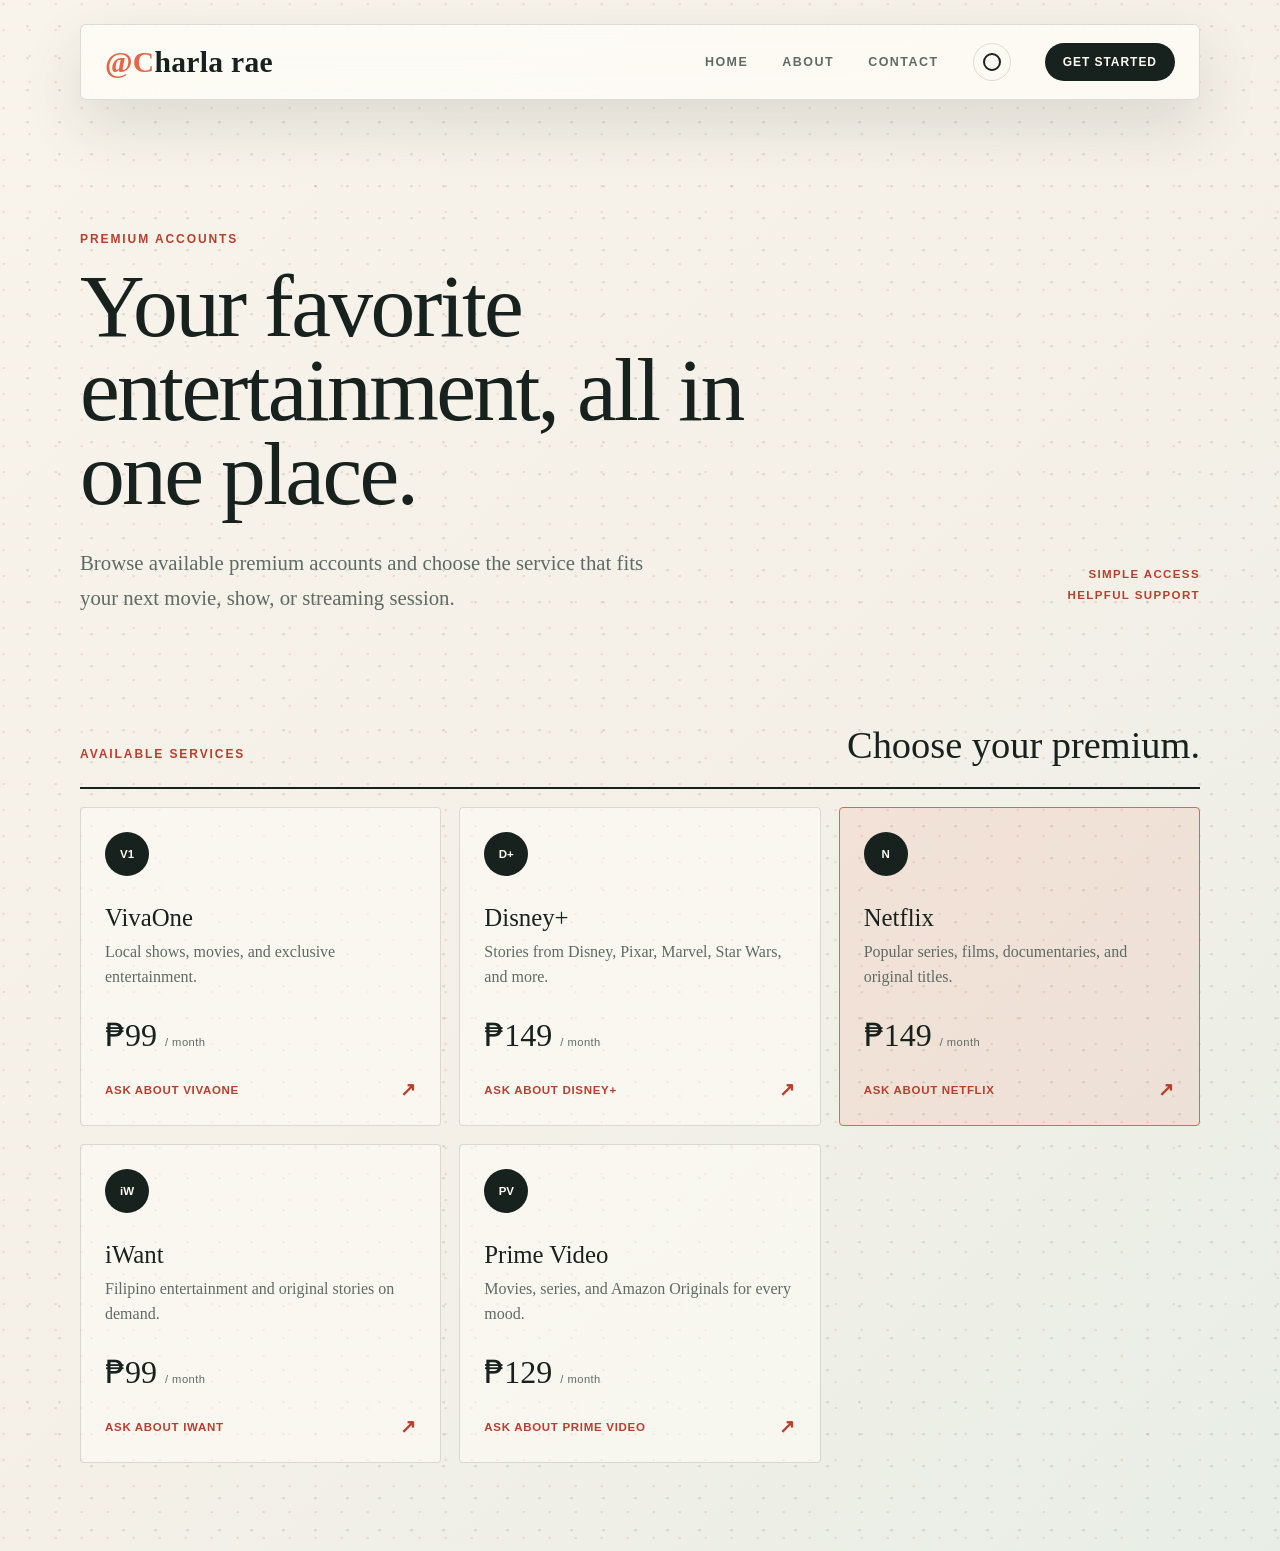
<file: index.html>
<!DOCTYPE html>
<html lang="en">

<head>
    <meta charset="UTF-8">
    <meta name="viewport" content="width=device-width, initial-scale=1.0">
    <title>@Charla rae</title>
    <link rel="stylesheet" href="style.css">
</head>

<body>
    <nav aria-label="Main navigation">
        <h1>@Charla rae</h1>
        <div class="links">
            <a href="index.html" aria-current="page">Home</a>
            <a href="about.html">About</a>
            <a href="contact.html">Contact</a>
        </div>
        <button id="theme-toggle" class="theme-toggle" type="button" aria-label="Switch to dark mode"
            aria-pressed="false"></button>
        <a class="menu-toggle" href="contact.html">Get Started</a>
    </nav>

    <main class="home-page">
        <section class="shop-hero" aria-labelledby="hero-title">
            <div>
                <p class="eyebrow">Premium accounts</p>
                <h2 id="hero-title">Your favorite entertainment, all in one place.</h2>
                <p class="intro-copy">
                    Browse available premium accounts and choose the service that fits your next movie, show, or
                    streaming session.
                </p>
            </div>
            <span class="hero-note">Simple access<br>Helpful support</span>
        </section>

        <section class="pricing-section" aria-labelledby="pricing-title">
            <div class="section-heading">
                <p class="eyebrow">Available services</p>
                <h2 id="pricing-title">Choose your premium.</h2>
            </div>

            <div class="pricing-grid">
                <article class="price-card">
                    <span class="service-mark">V1</span>
                    <h3>VivaOne</h3>
                    <p>Local shows, movies, and exclusive entertainment.</p>
                    <strong class="price">₱99 <small>/ month</small></strong>
                    <a class="price-link" href="contact.html">Ask about VivaOne <span aria-hidden="true">↗</span></a>
                </article>
                <article class="price-card">
                    <span class="service-mark">D+</span>
                    <h3>Disney+</h3>
                    <p>Stories from Disney, Pixar, Marvel, Star Wars, and more.</p>
                    <strong class="price">₱149 <small>/ month</small></strong>
                    <a class="price-link" href="contact.html">Ask about Disney+ <span aria-hidden="true">↗</span></a>
                </article>
                <article class="price-card price-card-featured">
                    <span class="service-mark">N</span>
                    <h3>Netflix</h3>
                    <p>Popular series, films, documentaries, and original titles.</p>
                    <strong class="price">₱149 <small>/ month</small></strong>
                    <a class="price-link" href="contact.html">Ask about Netflix <span aria-hidden="true">↗</span></a>
                </article>
                <article class="price-card">
                    <span class="service-mark">iW</span>
                    <h3>iWant</h3>
                    <p>Filipino entertainment and original stories on demand.</p>
                    <strong class="price">₱99 <small>/ month</small></strong>
                    <a class="price-link" href="contact.html">Ask about iWant <span aria-hidden="true">↗</span></a>
                </article>
                <article class="price-card">
                    <span class="service-mark">PV</span>
                    <h3>Prime Video</h3>
                    <p>Movies, series, and Amazon Originals for every mood.</p>
                    <strong class="price">₱129 <small>/ month</small></strong>
                    <a class="price-link" href="contact.html">Ask about Prime Video <span
                            aria-hidden="true">↗</span></a>
                </article>
            </div>
        </section>
    </main>

    <script src="darkmode.js"></script>
</body>

</html>
</file>
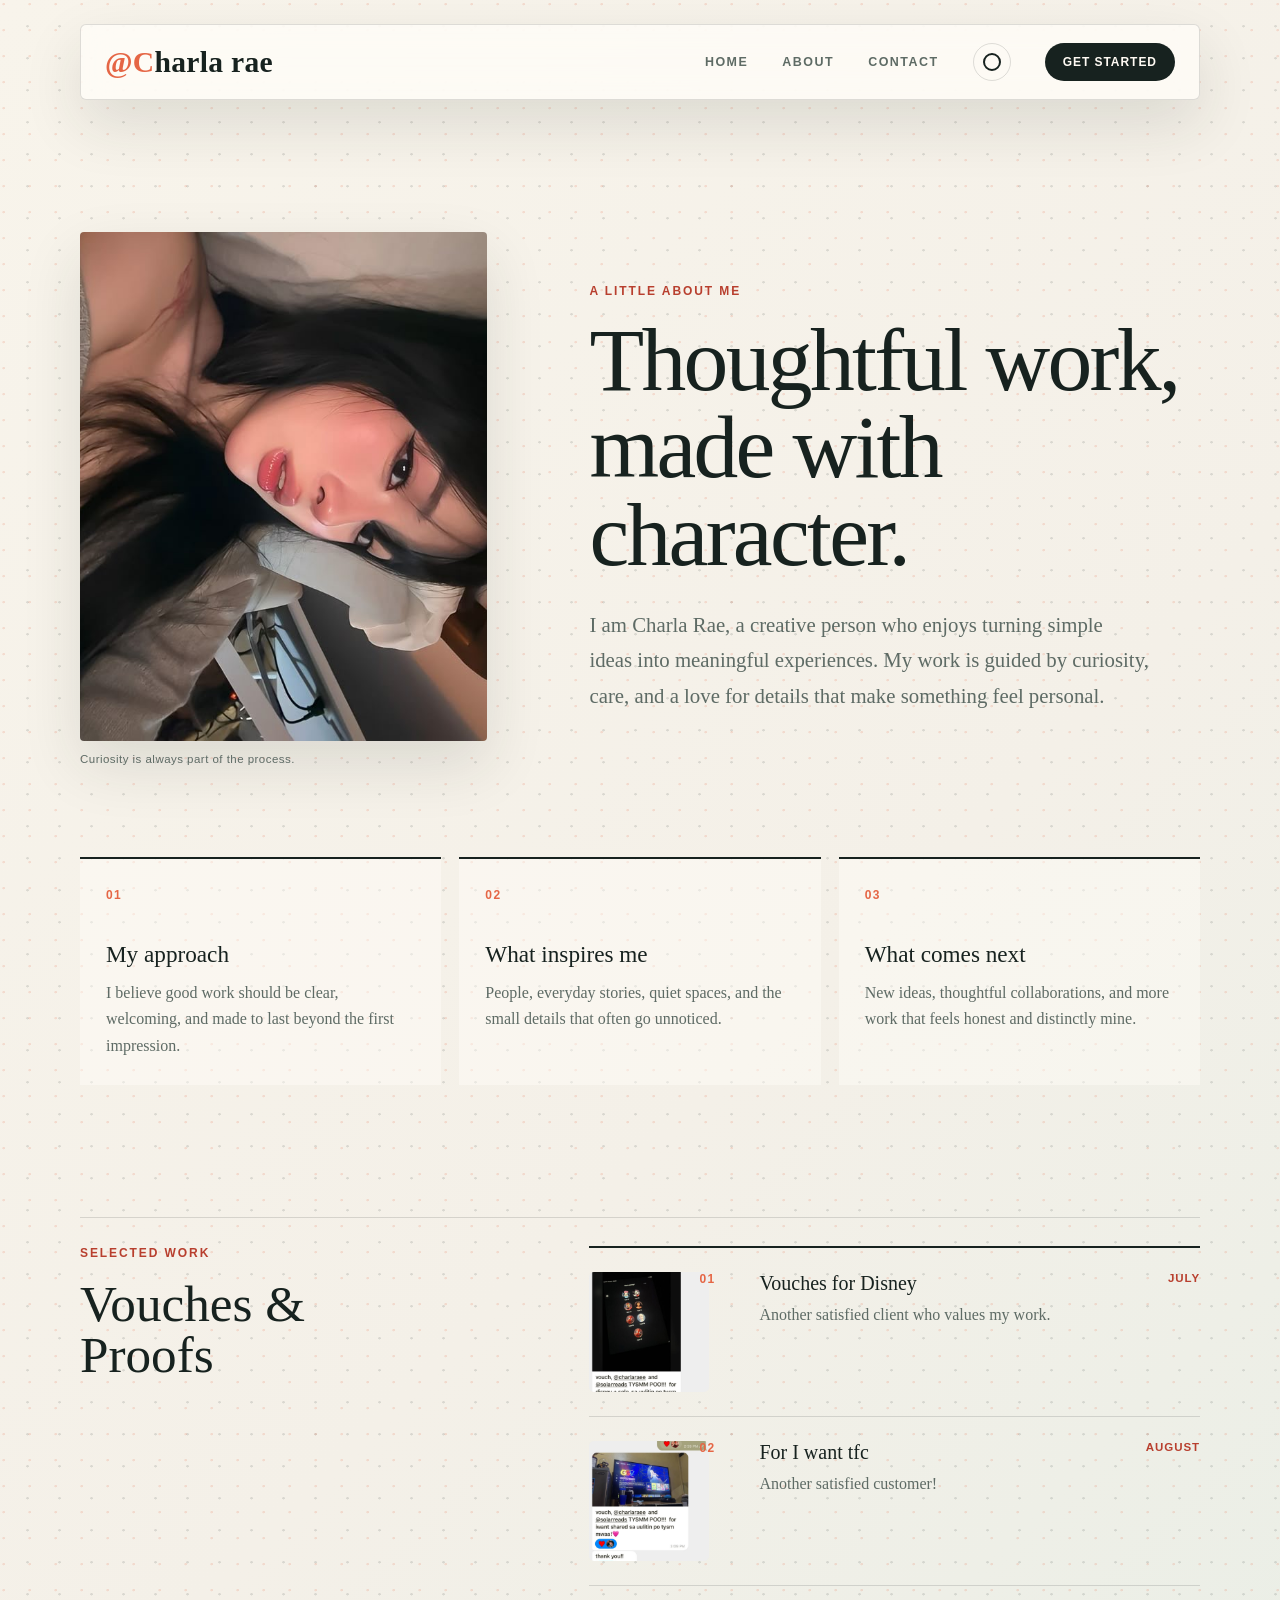
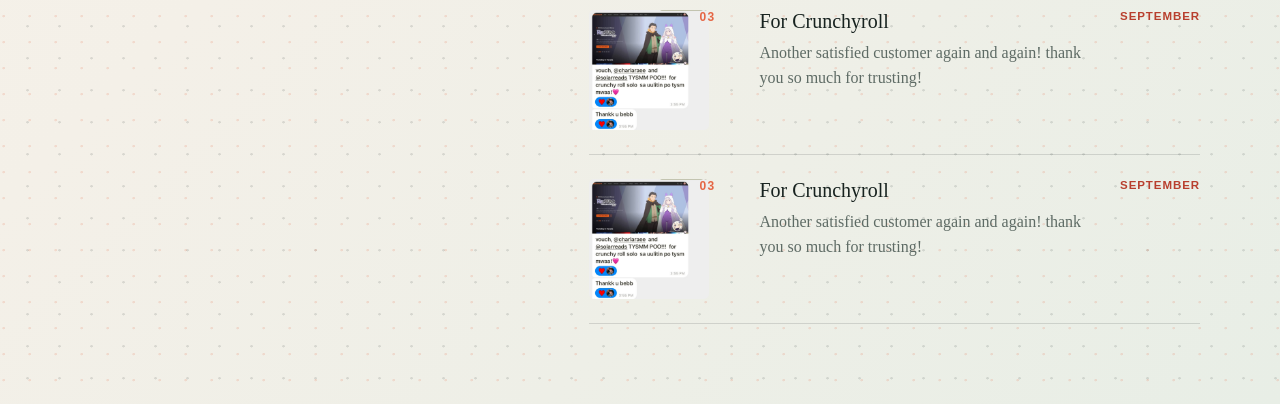
<file: about.html>
<!DOCTYPE html>
<html lang="en">

<head>
    <meta charset="UTF-8">
    <meta name="viewport" content="width=device-width, initial-scale=1.0">
    <title>About | @Charla rae</title>
    <link rel="stylesheet" href="style.css">
</head>

<body>
    <nav aria-label="Main navigation">
        <h1>@Charla rae</h1>
        <div class="links">
            <a href="index.html">Home</a>
            <a href="about.html" aria-current="page">About</a>
            <a href="contact.html">Contact</a>
        </div>
        <button id="theme-toggle" class="theme-toggle" type="button" aria-label="Switch to dark mode"
            aria-pressed="false"></button>
        <button class="menu-toggle" id="menu-toggle" type="button">Get Started</button>
    </nav>

    <main class="about-page">
        <section class="about-hero" aria-labelledby="about-title">
            <figure class="about-image">
                <img src="charla rae.jpg" alt="charla pfp">
                <figcaption>Curiosity is always part of the process.</figcaption>
            </figure>

            <div class="about-intro">
                <p class="eyebrow">A little about me</p>
                <h2 id="about-title">Thoughtful work, made with character.</h2>
                <p class="intro-copy">
                    I am Charla Rae, a creative person who enjoys turning simple ideas into meaningful experiences.
                    My work is guided by curiosity, care, and a love for details that make something feel personal.
                </p>
            </div>
        </section>

        <section class="about-grid" aria-label="About Charla Rae">
            <article class="about-card">
                <span class="card-number">01</span>
                <h3>My approach</h3>
                <p>I believe good work should be clear, welcoming, and made to last beyond the first impression.</p>
            </article>
            <article class="about-card">
                <span class="card-number">02</span>
                <h3>What inspires me</h3>
                <p>People, everyday stories, quiet spaces, and the small details that often go unnoticed.</p>
            </article>
            <article class="about-card">
                <span class="card-number">03</span>
                <h3>What comes next</h3>
                <p>New ideas, thoughtful collaborations, and more work that feels honest and distinctly mine.</p>
            </article>
        </section>

        <section class="accomplishments" aria-labelledby="accomplishments-title">
            <div class="accomplishments-heading">
                <p class="eyebrow">Selected work</p>
                <h2 id="accomplishments-title">Vouches & Proofs</h2>
            </div>

            <div class="accomplishment-list">
                <article class="accomplishment-item">
                    <img class="accomplishment-image" src="proof no.1.jpg"
                        alt="Proof of personal creative portfolio work">
                    <span class="card-number">01</span>
                    <div>
                        <h3>Vouches for Disney</h3>
                        <p>Another satisfied client who values my work.</p>
                    </div>
                    <span class="accomplishment-year">July</span>
                </article>
                <article class="accomplishment-item">
                    <img class="accomplishment-image" src="proof no.2.jpg" alt="Vouch from a meaningful collaboration">
                    <span class="card-number">02</span>
                    <div>
                        <h3>For I want tfc</h3>
                        <p>Another satisfied customer!</p>
                    </div>
                    <span class="accomplishment-year">August</span>
                </article>
                <article class="accomplishment-item">
                    <img class="accomplishment-image" src="proof no.3.jpg" alt="Proof of continued creative learning">
                    <span class="card-number">03</span>
                    <div>
                        <h3>For Crunchyroll</h3>
                        <p>Another satisfied customer again and again! thank you so much for trusting!</p>
                    </div>
                    <span class="accomplishment-year">September</span>
                </article>
                <article class="accomplishment-item">
                    <img class="accomplishment-image" src="proof no.3.jpg" alt="Proof of continued creative learning">
                    <span class="card-number">03</span>
                    <div>
                        <h3>For Crunchyroll</h3>
                        <p>Another satisfied customer again and again! thank you so much for trusting!</p>
                    </div>
                    <span class="accomplishment-year">September</span>
                </article>
            </div>
        </section>
    </main>
    <script src="darkmode.js"></script>
</body>

</html>
</file>
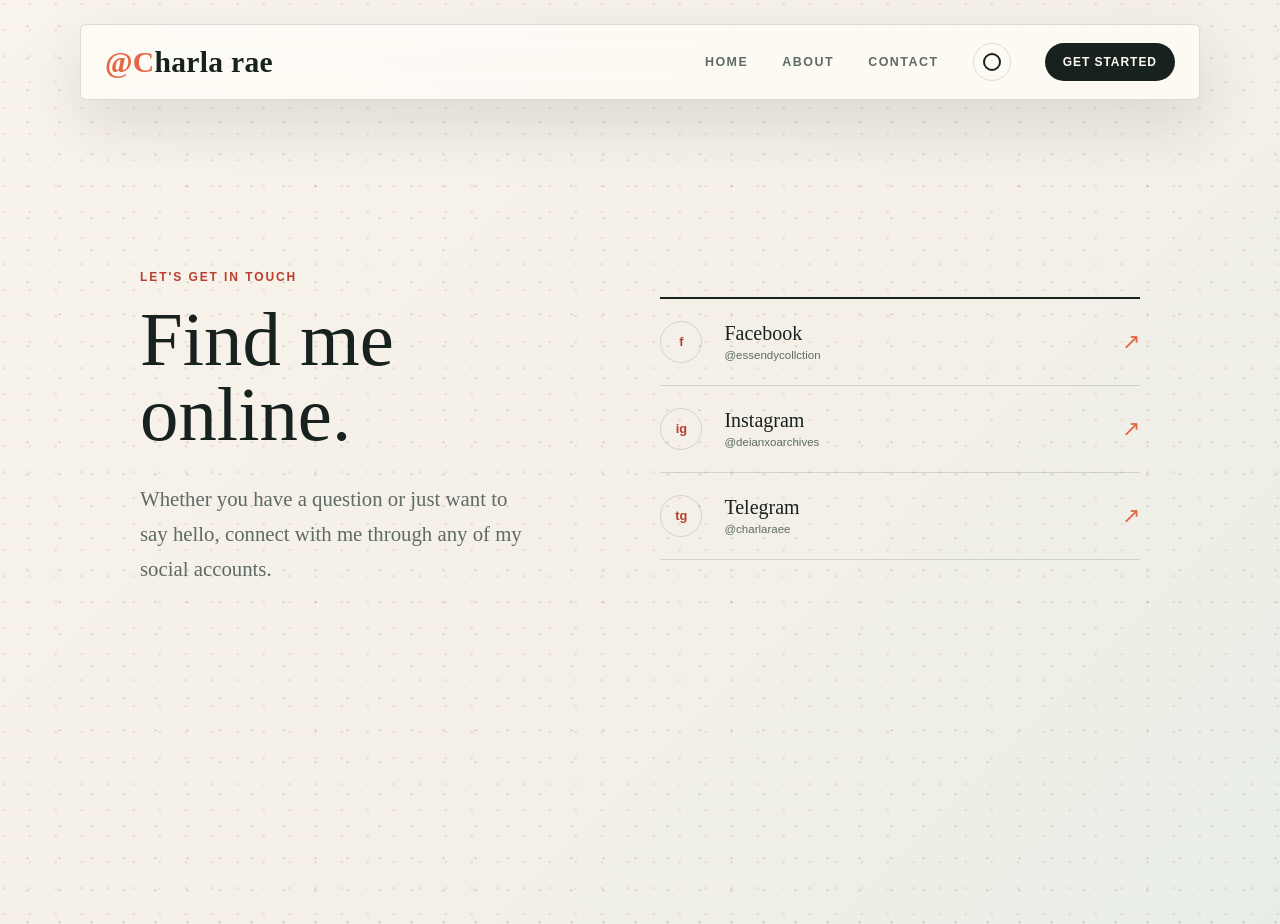
<file: contact.html>
<!DOCTYPE html>
<html lang="en">

<head>
    <meta charset="UTF-8">
    <meta name="viewport" content="width=device-width, initial-scale=1.0">
    <title>Contact | @Charla rae</title>
    <link rel="stylesheet" href="style.css">
</head>

<body>
    <nav aria-label="Main navigation">
        <h1>@Charla rae</h1>
        <div class="links">
            <a href="index.html">Home</a>
            <a href="about.html">About</a>
            <a href="contact.html" aria-current="page">Contact</a>
        </div>
        <button id="theme-toggle" class="theme-toggle" type="button" aria-label="Switch to dark mode"
            aria-pressed="false"></button>
        <button class="menu-toggle" id="menu-toggle" type="button">Get Started</button>
    </nav>

    <main class="contact-page">
        <section class="contact-intro" aria-labelledby="contact-title">
            <p class="eyebrow">Let's get in touch</p>
            <h2 id="contact-title">Find me online.</h2>
            <p class="intro-copy">
                Whether you have a question or just want to say hello, connect with me through any of my social
                accounts.
            </p>
        </section>

        <section class="social-links" aria-label="Social media links">
            <a class="social-link" href="https://www.facebook.com/share/1DA4SLNjxQ/?mibextid=wwXIfr" target="_blank"
                rel="noopener noreferrer">
                <span class="social-icon" aria-hidden="true">f</span>
                <span>
                    <strong>Facebook</strong>
                    <small>@essendycollction</small>
                </span>
                <span class="social-arrow" aria-hidden="true">↗</span>
            </a>
            <a class="social-link" href="https://www.instagram.com/deianxoarchives" target="_blank"
                rel="noopener noreferrer">
                <span class="social-icon" aria-hidden="true">ig</span>
                <span>
                    <strong>Instagram</strong>
                    <small>@deianxoarchives</small>
                </span>
                <span class="social-arrow" aria-hidden="true">↗</span>
            </a>
            <a class="social-link" href="t.me/charlaraee" target="_blank" rel="noopener noreferrer">
                <span class="social-icon" aria-hidden="true">tg</span>
                <span>
                    <strong>Telegram</strong>
                    <small>@charlaraee</small>
                </span>
                <span class="social-arrow" aria-hidden="true">↗</span>
            </a>
        </section>
    </main>
    <script src="darkmode.js"></script>
</body>

</html>
</file>
<file: style.css>
:root {
    --ink: #17221f;
    --muted-ink: #5e6b65;
    --paper: #f4f0e8;
    --surface: rgba(255, 253, 248, 0.78);
    --line: rgba(23, 34, 31, 0.14);
    --accent: #e56645;
    --accent-deep: #b83f2e;
    --shadow: 0 24px 60px rgba(32, 43, 37, 0.12);
}

body.dark {
    --ink: #f3eee4;
    --muted-ink: #b5beb5;
    --paper: #18211f;
    --surface: rgba(29, 39, 36, 0.88);
    --line: rgba(243, 238, 228, 0.18);
    --accent: #f08a68;
    --accent-deep: #ffad8e;
    --shadow: 0 24px 60px rgba(0, 0, 0, 0.28);
}

* {
    box-sizing: border-box;
}

html {
    min-height: 100%;
}

body {
    min-height: 100vh;
    margin: 0;
    color: var(--ink);
    font-family: Georgia, 'Times New Roman', serif;
    background:
        radial-gradient(circle at 14% 16%, rgba(229, 102, 69, 0.17) 0 1px, transparent 1.5px),
        radial-gradient(circle at 86% 82%, rgba(23, 34, 31, 0.12) 0 1px, transparent 1.5px),
        linear-gradient(135deg, #f8f4eb 0%, var(--paper) 55%, #e8eee6 100%);
    background-size: 26px 26px, 32px 32px, auto;
    transition: color 220ms ease, background 220ms ease;
}

body.dark {
    background:
        radial-gradient(circle at 14% 16%, rgba(240, 138, 104, 0.12) 0 1px, transparent 1.5px),
        radial-gradient(circle at 86% 82%, rgba(243, 238, 228, 0.1) 0 1px, transparent 1.5px),
        linear-gradient(135deg, #111918 0%, var(--paper) 55%, #202b28 100%);
}

nav {
    display: flex;
    align-items: center;
    gap: 34px;
    width: min(1120px, calc(100% - 48px));
    margin: 24px auto 0;
    padding: 18px 24px;
    border: 1px solid var(--line);
    border-radius: 6px;
    background: var(--surface);
    box-shadow: var(--shadow);
    backdrop-filter: blur(14px);
    animation: arrive 700ms ease-out both;
}

nav .links {
    display: flex;
    align-items: center;
    gap: 34px;
    margin: 0;
    padding: 0;
    list-style: none;
}

nav h1 {
    margin: 0 auto 0 0;
    color: var(--ink);
    font-size: clamp(1.35rem, 2.4vw, 1.85rem);
    font-weight: 700;
    letter-spacing: 0.01em;
}

nav h1::first-letter {
    color: var(--accent);
}

nav a {
    position: relative;
    display: inline-block;
    padding: 8px 0;
    color: var(--muted-ink);
    font-family: 'Trebuchet MS', sans-serif;
    font-size: 0.78rem;
    font-weight: 700;
    letter-spacing: 0.12em;
    text-decoration: none;
    text-transform: uppercase;
    transition: color 180ms ease;
}

nav a::after {
    position: absolute;
    right: 0;
    bottom: 1px;
    left: 0;
    height: 2px;
    content: '';
    background: var(--accent);
    transform: scaleX(0);
    transform-origin: right;
    transition: transform 180ms ease;
}

nav a:hover,
nav a:focus-visible {
    color: var(--accent-deep);
}

nav a:hover::after,
nav a:focus-visible::after {
    transform: scaleX(1);
    transform-origin: left;
}

nav a:focus-visible {
    outline: 2px solid var(--accent);
    outline-offset: 6px;
}

.menu-toggle {
    border: 0;
    border-radius: 999px;
    padding: 12px 18px;
    color: #fffaf3;
    background: var(--ink);
    font-family: 'Trebuchet MS', sans-serif;
    font-size: 0.75rem;
    font-weight: 700;
    letter-spacing: 0.08em;
    text-transform: uppercase;
    cursor: pointer;
    transition: background 180ms ease, transform 180ms ease;
}

.menu-toggle:hover,
.menu-toggle:focus-visible {
    background: var(--accent-deep);
    transform: translateY(-2px);
}

.menu-toggle:focus-visible {
    outline: 2px solid var(--accent);
    outline-offset: 4px;
}

.home-page {
    width: min(1120px, calc(100% - 48px));
    margin: 0 auto;
    padding: clamp(76px, 12vw, 132px) 0 88px;
}

.shop-hero {
    display: flex;
    align-items: end;
    justify-content: space-between;
    gap: 40px;
}

.shop-hero h2 {
    max-width: 760px;
    margin: 0;
    font-size: clamp(2.8rem, 7vw, 6.4rem);
    font-weight: 400;
    line-height: 0.94;
    letter-spacing: -0.03em;
}

.shop-hero .intro-copy {
    max-width: 570px;
}

.hero-note {
    flex: 0 0 auto;
    padding-bottom: 10px;
    color: var(--accent-deep);
    font-family: 'Trebuchet MS', sans-serif;
    font-size: 0.72rem;
    font-weight: 700;
    letter-spacing: 0.12em;
    line-height: 1.8;
    text-align: right;
    text-transform: uppercase;
}

.pricing-section {
    margin-top: 108px;
}

.section-heading {
    display: flex;
    align-items: baseline;
    justify-content: space-between;
    gap: 24px;
    padding-bottom: 20px;
    border-bottom: 2px solid var(--ink);
}

.section-heading .eyebrow {
    margin: 0;
}

.section-heading h2 {
    margin: 0;
    font-size: clamp(1.7rem, 3vw, 2.7rem);
    font-weight: 400;
}

.pricing-grid {
    display: grid;
    grid-template-columns: repeat(3, 1fr);
    gap: 18px;
    padding-top: 18px;
}

.price-card {
    display: flex;
    min-height: 300px;
    flex-direction: column;
    padding: 24px;
    border: 1px solid var(--line);
    border-radius: 4px;
    background: rgba(255, 253, 248, 0.52);
    transition: background 180ms ease, box-shadow 180ms ease, transform 180ms ease;
}

.price-card:hover {
    background: var(--surface);
    box-shadow: var(--shadow);
    transform: translateY(-5px);
}

.price-card-featured {
    border-color: var(--accent);
    background: rgba(229, 102, 69, 0.1);
}

.service-mark {
    display: grid;
    width: 44px;
    height: 44px;
    place-items: center;
    border-radius: 50%;
    color: #fffaf3;
    background: var(--ink);
    font-family: 'Trebuchet MS', sans-serif;
    font-size: 0.72rem;
    font-weight: 700;
}

.price-card h3 {
    margin: 28px 0 8px;
    font-size: 1.55rem;
    font-weight: 400;
}

.price-card p {
    min-height: 52px;
    margin: 0;
    color: var(--muted-ink);
    line-height: 1.55;
}

.price {
    display: block;
    margin-top: 24px;
    font-size: 2rem;
    font-weight: 400;
}

.price small {
    color: var(--muted-ink);
    font-family: 'Trebuchet MS', sans-serif;
    font-size: 0.7rem;
    letter-spacing: 0.04em;
}

.price-link {
    display: flex;
    align-items: center;
    justify-content: space-between;
    gap: 12px;
    margin-top: auto;
    padding-top: 24px;
    color: var(--accent-deep);
    font-family: 'Trebuchet MS', sans-serif;
    font-size: 0.72rem;
    font-weight: 700;
    letter-spacing: 0.06em;
    text-decoration: none;
    text-transform: uppercase;
}

.price-link span {
    font-size: 1.2rem;
}

.price-link:hover,
.price-link:focus-visible {
    color: var(--ink);
}

.price-link:focus-visible {
    outline: 2px solid var(--accent);
    outline-offset: 5px;
}

.about-page {
    width: min(1120px, calc(100% - 48px));
    margin: 0 auto;
    padding: clamp(72px, 12vw, 132px) 0 80px;
}

.contact-page {
    display: grid;
    grid-template-columns: minmax(0, 0.9fr) minmax(320px, 1.1fr);
    align-items: center;
    gap: clamp(48px, 10vw, 140px);
    width: min(1000px, calc(100% - 48px));
    margin: 0 auto;
    padding: clamp(100px, 15vw, 170px) 0 80px;
}

.contact-intro h2 {
    max-width: 520px;
    margin: 0;
    font-size: clamp(2.8rem, 6vw, 5.5rem);
    font-weight: 400;
    line-height: 0.98;
}

.contact-intro .intro-copy {
    max-width: 440px;
}

.social-links {
    border-top: 2px solid var(--ink);
}

.social-link {
    display: grid;
    grid-template-columns: 46px 1fr auto;
    align-items: center;
    gap: 18px;
    padding: 22px 0;
    border-bottom: 1px solid var(--line);
    color: var(--ink);
    text-decoration: none;
    transition: color 180ms ease, padding 180ms ease;
}

.social-link:hover,
.social-link:focus-visible {
    padding-right: 8px;
    padding-left: 8px;
    color: var(--accent-deep);
}

.social-link:focus-visible {
    outline: 2px solid var(--accent);
    outline-offset: 4px;
}

.social-icon {
    display: grid;
    width: 42px;
    height: 42px;
    place-items: center;
    border: 1px solid var(--line);
    border-radius: 50%;
    color: var(--accent-deep);
    font-family: 'Trebuchet MS', sans-serif;
    font-size: 0.8rem;
    font-weight: 700;
}

.social-link strong,
.social-link small {
    display: block;
}

.social-link strong {
    font-size: 1.25rem;
    font-weight: 400;
}

.social-link small {
    margin-top: 4px;
    color: var(--muted-ink);
    font-family: 'Trebuchet MS', sans-serif;
    font-size: 0.72rem;
}

.social-arrow {
    color: var(--accent);
    font-size: 1.4rem;
}

.about-hero {
    display: grid;
    grid-template-columns: minmax(250px, 0.8fr) minmax(0, 1.2fr);
    align-items: center;
    gap: clamp(40px, 8vw, 112px);
}

.about-image {
    margin: 0;
}

.about-image img {
    display: block;
    width: 100%;
    aspect-ratio: 4 / 5;
    border-radius: 4px;
    object-fit: cover;
    box-shadow: var(--shadow);
}

.about-image figcaption {
    margin-top: 12px;
    color: var(--muted-ink);
    font-family: 'Trebuchet MS', sans-serif;
    font-size: 0.72rem;
    letter-spacing: 0.04em;
}

.about-intro {
    max-width: 700px;
}

.eyebrow {
    margin: 0 0 18px;
    color: var(--accent-deep);
    font-family: 'Trebuchet MS', sans-serif;
    font-size: 0.75rem;
    font-weight: 700;
    letter-spacing: 0.16em;
    text-transform: uppercase;
}

.about-intro h2 {
    max-width: 680px;
    margin: 0;
    font-size: clamp(2.6rem, 7vw, 5.8rem);
    font-weight: 400;
    line-height: 0.98;
    letter-spacing: -0.03em;
}

.intro-copy {
    max-width: 560px;
    margin: 28px 0 0;
    color: var(--muted-ink);
    font-size: clamp(1.05rem, 2vw, 1.3rem);
    line-height: 1.7;
}

.about-grid {
    display: grid;
    grid-template-columns: repeat(3, 1fr);
    gap: 18px;
    margin-top: 92px;
}

.about-card {
    min-height: 220px;
    padding: 26px;
    border-top: 2px solid var(--ink);
    background: rgba(255, 253, 248, 0.42);
}

.card-number {
    color: var(--accent);
    font-family: 'Trebuchet MS', sans-serif;
    font-size: 0.75rem;
    font-weight: 700;
    letter-spacing: 0.12em;
}

.about-card h3 {
    margin: 38px 0 12px;
    font-size: 1.45rem;
    font-weight: 400;
}

.about-card p {
    margin: 0;
    color: var(--muted-ink);
    line-height: 1.65;
}

.accomplishments {
    display: grid;
    grid-template-columns: minmax(220px, 0.8fr) minmax(0, 1.2fr);
    gap: clamp(40px, 8vw, 112px);
    margin-top: 132px;
    padding-top: 28px;
    border-top: 1px solid var(--line);
}

.accomplishments-heading h2 {
    max-width: 320px;
    margin: 0;
    font-size: clamp(2rem, 4vw, 3.4rem);
    font-weight: 400;
    line-height: 1;
}

.accomplishment-list {
    border-top: 2px solid var(--ink);
}

.accomplishment-item {
    display: grid;
    grid-template-columns: 92px 42px 1fr auto;
    align-items: start;
    gap: 18px;
    padding: 24px 0;
    border-bottom: 1px solid var(--line);
}

.accomplishment-image {
    width: 120px;
    height: 120px;
    aspect-ratio: 1 / 1;
    border-radius: 5px;
    object-fit: cover;
    background: rgba(23, 34, 31, 0.08);
}

.accomplishment-item h3 {
    margin: 0 0 8px;
    font-size: 1.25rem;
    font-weight: 400;
}

.accomplishment-item p {
    margin: 0;
    color: var(--muted-ink);
    line-height: 1.55;
}

.accomplishment-year {
    color: var(--accent-deep);
    font-family: 'Trebuchet MS', sans-serif;
    font-size: 0.72rem;
    font-weight: 700;
    letter-spacing: 0.08em;
    text-transform: uppercase;
}

@keyframes arrive {
    from {
        opacity: 0;
        transform: translateY(-12px);
    }

    to {
        opacity: 1;
        transform: translateY(0);
    }
}

@media (max-width: 560px) {
    nav {
        width: min(100% - 28px, 420px);
        margin-top: 14px;
        padding: 18px;
    }

    nav {
        align-items: flex-start;
        flex-wrap: wrap;
        gap: 10px 22px;
    }

    nav .links {
        flex-wrap: wrap;
        gap: 10px 22px;
    }

    nav h1 {
        flex-basis: 100%;
        margin-bottom: 4px;
    }

    .menu-toggle {
        margin-left: auto;
    }

    .home-page {
        width: min(100% - 28px, 420px);
        padding-top: 76px;
    }

    .shop-hero {
        display: block;
    }

    .hero-note {
        display: block;
        margin-top: 28px;
        padding: 0;
        text-align: left;
    }

    .pricing-section {
        margin-top: 76px;
    }

    .section-heading {
        display: block;
    }

    .section-heading h2 {
        margin-top: 12px;
    }

    .pricing-grid {
        grid-template-columns: 1fr;
    }

    .contact-page {
        grid-template-columns: 1fr;
        width: min(100% - 28px, 420px);
        gap: 58px;
        padding-top: 76px;
    }

    .about-page {
        width: min(100% - 28px, 420px);
        padding-top: 76px;
    }

    .about-hero {
        grid-template-columns: 1fr;
        gap: 42px;
    }

    .about-image {
        max-width: 300px;
    }

    .about-grid {
        grid-template-columns: 1fr;
        margin-top: 64px;
    }

    .accomplishments {
        grid-template-columns: 1fr;
        gap: 42px;
        margin-top: 88px;
    }

    .accomplishment-item {
        grid-template-columns: 72px 34px 1fr;
    }

    .accomplishment-image {
        width: 72px;
        height: 72px;
    }

    .accomplishment-year {
        grid-column: 3;
    }

    .about-card {
        min-height: auto;
    }
}

@media (prefers-reduced-motion: reduce) {

    *,
    *::before,
    *::after {
        animation-duration: 0.01ms !important;
        transition-duration: 0.01ms !important;
    }
}

.theme-toggle {
    position: relative;
    display: grid;
    width: 38px;
    height: 38px;
    flex: 0 0 auto;
    place-items: center;
    border: 1px solid var(--line);
    border-radius: 50%;
    color: var(--ink);
    background: transparent;
    cursor: pointer;
    transition: color 180ms ease, background 180ms ease, transform 180ms ease;
}

.theme-toggle::before {
    width: 14px;
    height: 14px;
    border: 2px solid currentColor;
    border-radius: 50%;
    content: '';
}

.theme-toggle:hover,
.theme-toggle:focus-visible {
    color: var(--accent-deep);
    background: rgba(229, 102, 69, 0.1);
    transform: translateY(-2px);
}

.theme-toggle:focus-visible {
    outline: 2px solid var(--accent);
    outline-offset: 4px;
}

body.dark .theme-toggle::before {
    border-radius: 50% 0 50% 50%;
    transform: rotate(-45deg);
}

body.dark .price-card,
body.dark .about-card {
    background: rgba(255, 255, 255, 0.04);
}

body.dark .price-card:hover {
    background: var(--surface);
}

body.dark .price-card-featured {
    background: rgba(240, 138, 104, 0.12);
}
</file>
